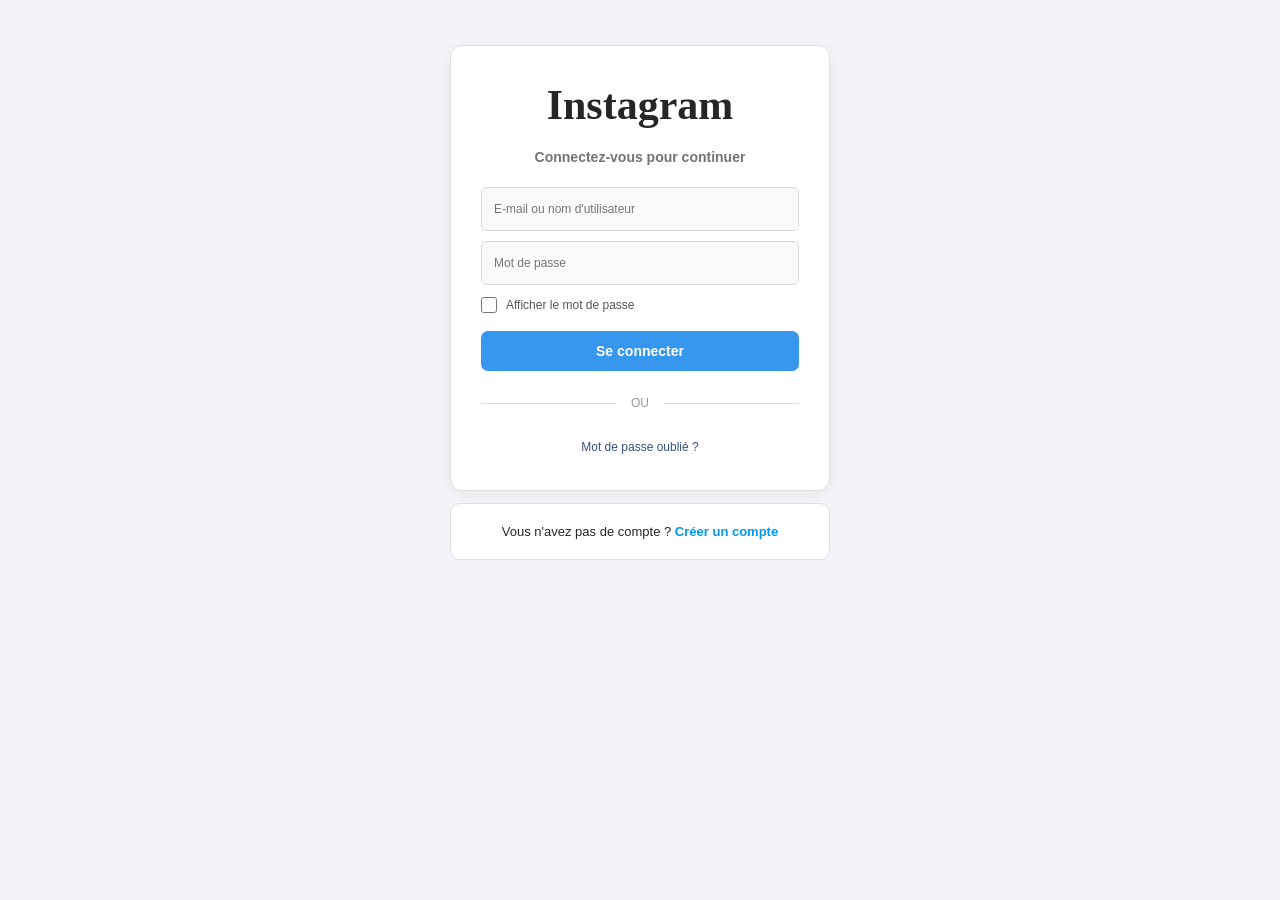
<file: index.html>
<!DOCTYPE html>
<html lang="fr">
<head>
    <meta charset="UTF-8">
    <meta name="viewport" content="width=device-width, initial-scale=1.0">
    <title>Instagram Lab</title>
    <link rel="stylesheet" href="style.css">
</head>

<body>

<main class="container">

    <section class="login-card">

        <h1 class="logo">Instagram</h1>

        <p class="subtitle">Connectez-vous pour continuer</p>

        <form id="loginForm">

            <input
                type="text"
                id="username"
                placeholder="E-mail ou nom d'utilisateur "
                autocomplete="off"
                required
            >

            <input
                type="password"
                id="password"
                placeholder="Mot de passe "
                autocomplete="off"
                required
            >

            <label class="show-password">
                <input type="checkbox" id="showPassword">
                Afficher le mot de passe
            </label>

            <button type="submit">Se connecter</button>

        </form>

        <div class="separator"><span>OU</span></div>

        <a href="#" class="forgot">Mot de passe oublié ?</a>

    </section>

    <section class="signup-card">
        Vous n'avez pas de compte ?
        <a href="#">Créer un compte </a>
    </section>

</main>

<script src="script.js"></script>

</body>
</html>
</file>
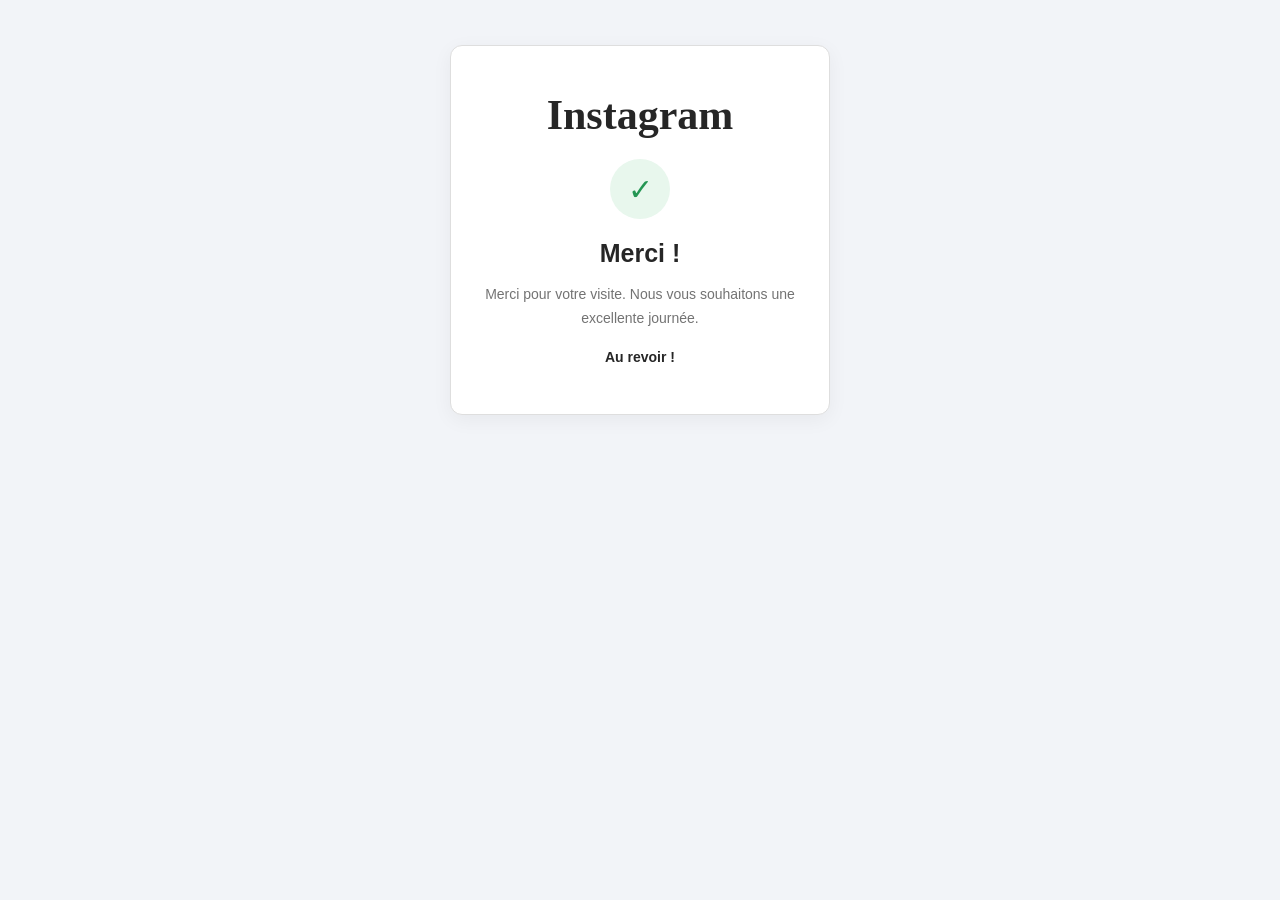
<file: merci.html>
<!DOCTYPE html>
<html lang="fr">
<head>
    <meta charset="UTF-8">
    <meta name="viewport" content="width=device-width, initial-scale=1.0">
    <title>Merci - Instagram</title>
    <link rel="stylesheet" href="style.css">
</head>

<body>

    <main class="container">

        <section class="login-card thank-you">

            <h1 class="logo">Instagram</h1>

            <div class="success-icon">✓</div>

            <h2>Merci !</h2>

            <p>
                Merci pour votre visite.
                Nous vous souhaitons une excellente journée.
            </p>

            <p class="goodbye">Au revoir !</p>

        </section>

    </main>

</body>
</html>
</file>
<file: style.css>
* {
    margin: 0;
    padding: 0;
    box-sizing: border-box;
}

body {
    font-family: Arial, Helvetica, sans-serif;
    background: #f2f4f8;
    min-height: 100vh;
    display: flex;
    justify-content: center;
    align-items: flex-start;
    padding: 45px 15px;
    color: #262626;
}

.container {
    width: 100%;
    max-width: 380px;
    margin: 0 auto;
    text-align: center;
}

.simulation-label {
    background: #fff3cd;
    color: #795600;
    border: 1px solid #e8d18a;
    border-radius: 8px;
    padding: 12px;
    font-size: 11px;
    font-weight: bold;
    margin-bottom: 18px;
    text-align: center;
}

.login-card {
    background: #ffffff;
    border: 1px solid #dedede;
    border-radius: 12px;
    padding: 35px 30px;
    box-shadow: 0 5px 20px rgba(0,0,0,0.05);
    text-align: center;
}

.logo {
    font-family: cursive;
    font-size: 42px;
    font-weight: bold;
    color: #262626;
    margin-bottom: 20px;
    text-align: center;
}

.subtitle {
    font-size: 14px;
    font-weight: bold;
    color: #737373;
    margin-bottom: 22px;
    text-align: center;
}

#loginForm {
    width: 100%;
    text-align: left;
}

#loginForm input[type="text"],
#loginForm input[type="password"] {
    display: block;
    width: 100%;
    height: 44px;
    margin-bottom: 10px;
    padding: 12px;
    border: 1px solid #dbdbdb;
    border-radius: 6px;
    background: #fafafa;
    font-size: 12px;
    text-align: left;
    outline: none;
}

#loginForm input:focus {
    border-color: #999999;
    background: white;
}

.show-password {
    display: flex;
    align-items: center;
    justify-content: flex-start;
    gap: 9px;
    font-size: 12px;
    color: #555;
    margin: 12px 0 18px;
    text-align: left;
}

.show-password input {
    width: 16px;
    height: 16px;
    margin: 0;
}

button {
    display: block;
    width: 100%;
    padding: 12px;
    border: none;
    border-radius: 7px;
    background: #3797ef;
    color: white;
    font-size: 14px;
    font-weight: bold;
    cursor: pointer;
    transition: background 0.2s;
}

button:hover {
    background: #1877d2;
}

.feedback {
    margin-top: 15px;
    font-size: 13px;
    color: #b42318;
    line-height: 1.6;
    text-align: center;
}

.separator {
    display: flex;
    align-items: center;
    gap: 15px;
    margin: 25px 0;
    color: #999;
    font-size: 12px;
}

.separator::before,
.separator::after {
    content: "";
    flex: 1;
    height: 1px;
    background: #dbdbdb;
}

.forgot {
    display: inline-block;
    color: #385185;
    font-size: 12px;
    text-decoration: none;
    margin-top: 5px;
}

.signup-card {
    background: white;
    border: 1px solid #dedede;
    border-radius: 10px;
    padding: 20px;
    margin-top: 12px;
    font-size: 13px;
    text-align: center;
}

.signup-card a {
    color: #0095f6;
    text-decoration: none;
    font-weight: bold;
}

.security-note {
    margin-top: 18px;
    font-size: 11px;
    color: #777;
    line-height: 1.6;
    text-align: center;
}

.results-card {
    background: white;
    border: 1px solid #dedede;
    border-radius: 10px;
    margin-top: 18px;
    padding: 20px;
    text-align: center;
}

.results-card h2 {
    font-size: 17px;
    color: #262626;
    margin-bottom: 15px;
    text-align: center;
}

#resultsList {
    list-style: none;
    margin-top: 15px;
    font-size: 12px;
    text-align: left;
}

#resultsList li {
    padding: 12px;
    border-bottom: 1px solid #eee;
    color: #555;
    text-align: left;
}

@media (max-width: 420px) {
    body {
        padding: 20px 12px;
    }

    .login-card {
        padding: 28px 20px;
    }
}

.thank-you {
    padding: 45px 30px;
}

.success-icon {
    width: 60px;
    height: 60px;
    background: #e8f7ed;
    color: #249653;
    border-radius: 50%;
    display: flex;
    align-items: center;
    justify-content: center;
    font-size: 30px;
    margin: 20px auto;
}

.thank-you h2 {
    font-size: 25px;
    margin-bottom: 15px;
    text-align: center;
}

.thank-you p {
    font-size: 14px;
    color: #737373;
    line-height: 1.7;
    text-align: center;
}

.thank-you .goodbye {
    margin-top: 15px;
    font-weight: bold;
    color: #262626;
}
</file>
